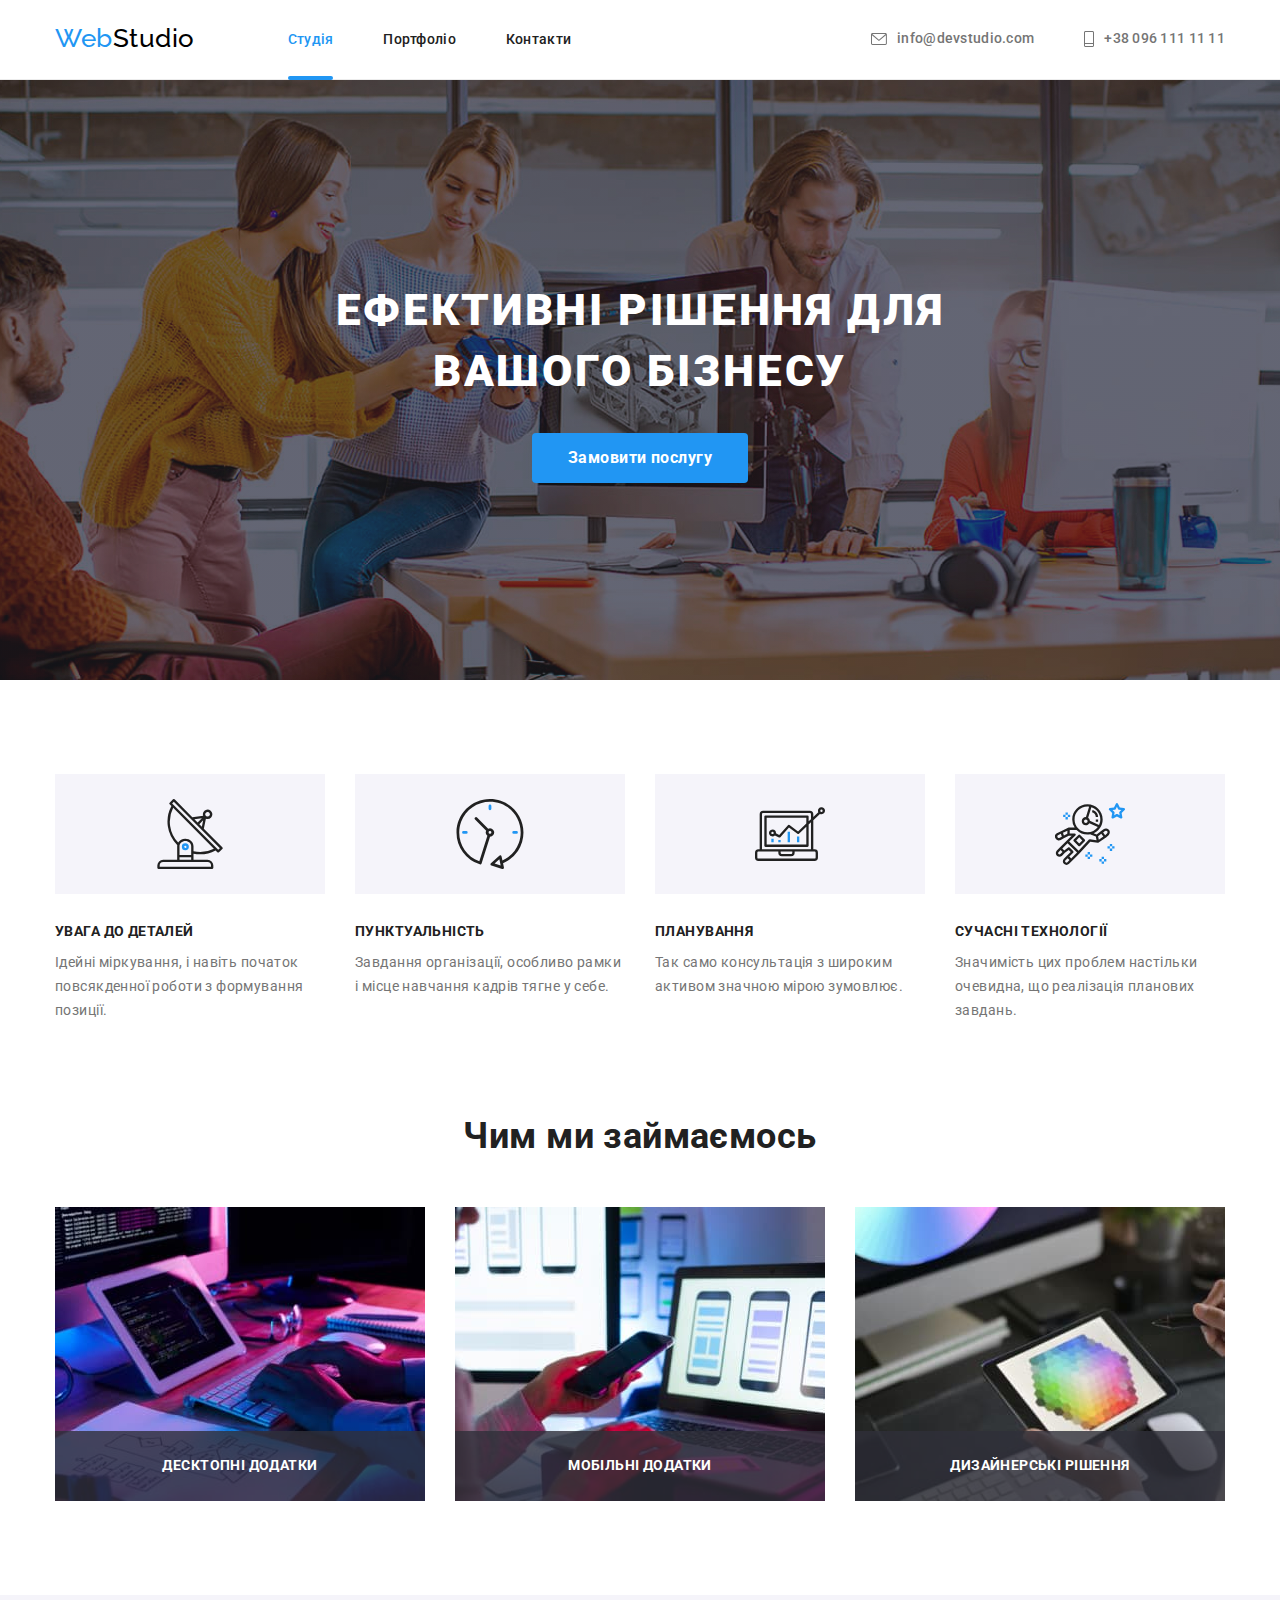
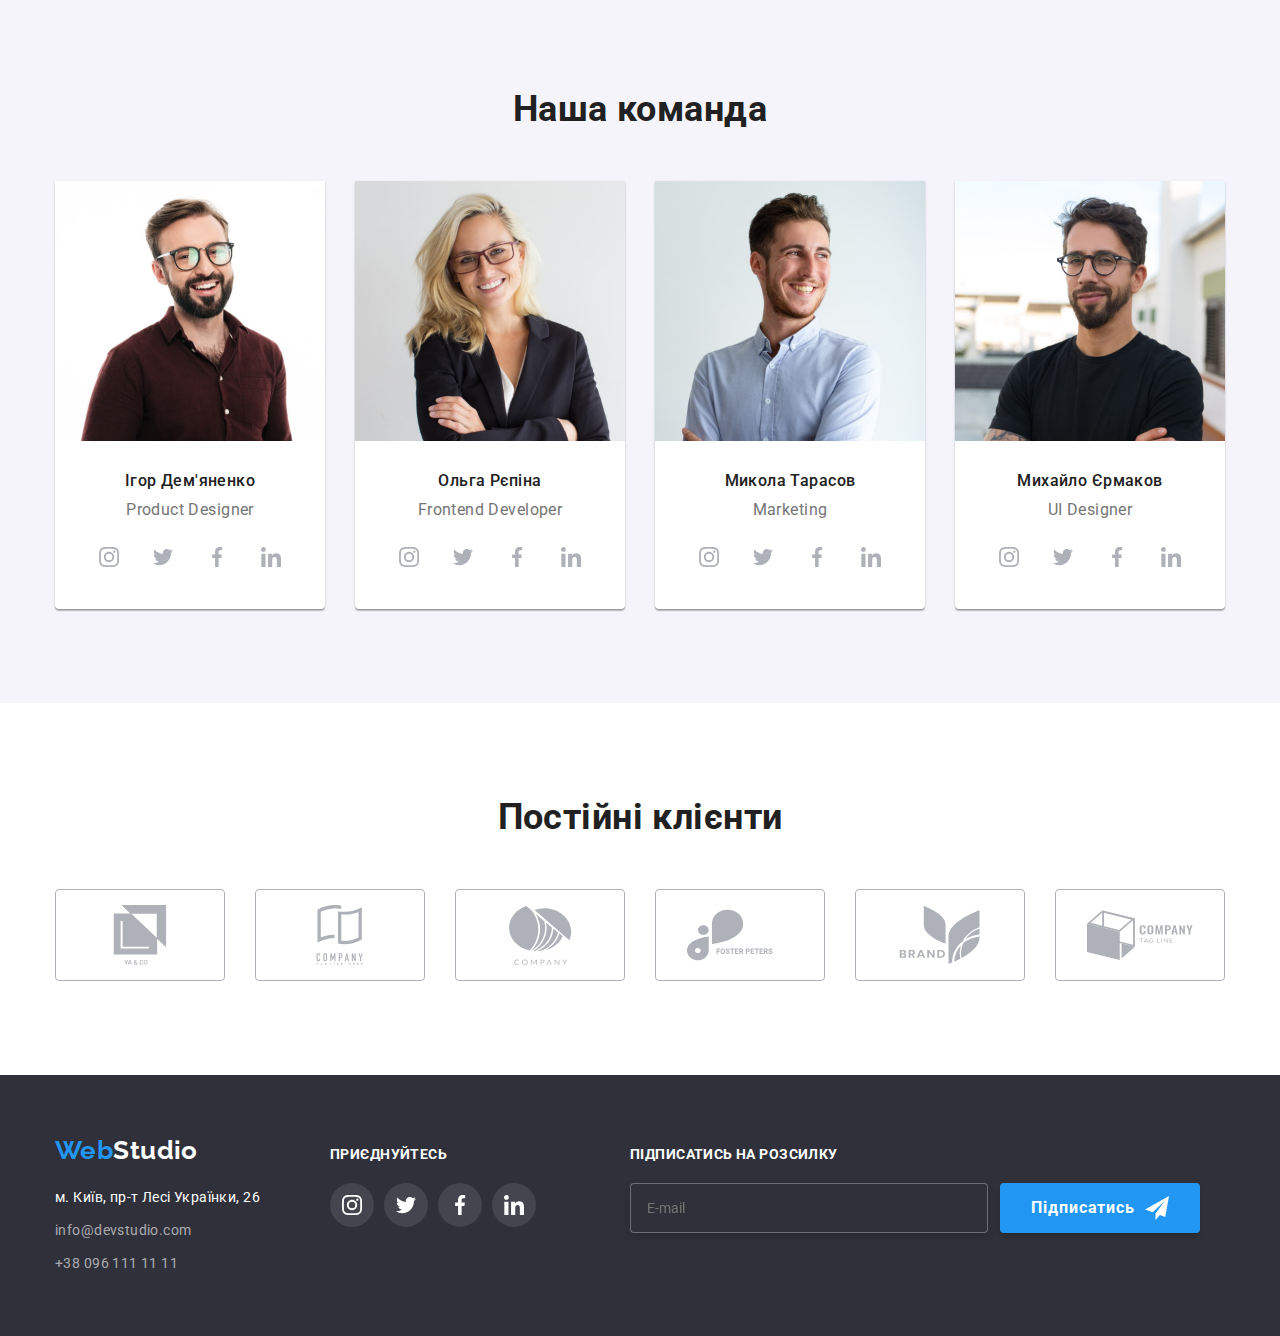
<file: index.html>
<!DOCTYPE html>
<html lang="uk">
  <head>
    <meta charset="UTF-8" />
    <meta http-equiv="X-UA-Compatible" content="IE=edge" />
    <meta name="viewport" content="width=device-width, initial-scale=1.0" />
    <link rel="preconnect" href="https://fonts.googleapis.com" />
    <link rel="preconnect" href="https://fonts.gstatic.com" crossorigin />
    <link
      href="https://fonts.googleapis.com/css2?family=Raleway:wght@700&family=Roboto:wght@400;500;700;900&display=swap"
      rel="stylesheet"
    />
    <link rel="stylesheet" href="./css/modern-normalize.css" />
    <link rel="stylesheet" href="./css/styles.css" />
    <title>WebStudio</title>
  </head>
  <body>
    <header class="header">
      <div class="container">
      <nav class="nav">
        <a href="#" class="link logo-nav"> <span class="logo">Web</span>Studio </a>
        <ul class="site-nav list">
          <li class="item"> 
            <a href="./index.html" class="link active">Студія</a>
          </li>
          <li class="item">
            <a href="./portfolio.html" class="link">Портфоліо</a>
          </li>
          <li class="item">
            <a href="#" class="link">Контакти</a>
          </li>
        </ul>
      </nav>
      <ul class="auth-nav list">
        <li class="item">
          <a href="mailto:info@devstudio.com" class="contact">
            <svg class="auth-icon" width="16" height="12">
              <use href="./images/sprite.svg#icon-email"></use>
            </svg>
            info@devstudio.com</a>
        </li>
        <li class="item">
          <a href="tel:+380961111111" class="contact">
            <svg class="auth-icon" width="10px" height="16px">
              <use href="./images/sprite.svg#icon-phone"></use>
            </svg>
            +38 096 111 11 11</a> 
        </li>
      </ul>
      </div>
    </header>
    
    <main class="main">
      <section class="hero section">
        <div class="container">
         <h1 class="title">Ефективні рішення для  вашого бізнесу</h1>
         <button type="button" class="button" data-modal-open >Замовити послугу</button>
        </div>
      </section>
      <section class="benefits section">
        <div class="container">
         <h2 class="visually-hidden">Наші переваги</h2>
         <ul class="list flex">
          <li class="item">
            <div class="benefits-icon-box">
              <svg class="benefits-icon" >
                <use href="./images/sprite.svg#icon-antenna"></use>
              </svg>
            </div>
            <h3 class="benefits-titel">Увага до деталей</h3>
            <p class="benefits-text">
              Ідейні міркування, і навіть початок повсякденної роботи з формування позиції.
            </p>
          </li>
          <li class="item">
            <div class="benefits-icon-box">
              <svg class="benefits-icon" >
                <use href="./images/sprite.svg#icon-clock"></use>
              </svg>
            </div>
            <h3 class="benefits-titel">Пунктуальність</h3>
            <p class="benefits-text">
              Завдання організації, особливо рамки і місце навчання кадрів тягне у себе.
            </p>
          </li>
          <li class="item">
            <div class="benefits-icon-box">
              <svg class="benefits-icon" >
                <use href="./images/sprite.svg#icon-planning"></use>
              </svg>
            </div>
            <h3 class="benefits-titel">Планування</h3>
            <p class="benefits-text">
              Так само консультація з широким активом значною мірою зумовлює.
            </p>
          </li>
          <li class="item">
            <div class="benefits-icon-box">
              <svg class="benefits-icon">
                <use href="./images/sprite.svg#icon-technologies"></use>
              </svg>
            </div>
            <h3 class="benefits-titel">Сучасні технології</h3>
            <p class="benefits-text">
              Значимість цих проблем настільки очевидна, що реалізація планових завдань.
            </p>
          </li>
        </ul>
      </div>
      </section>
      <section class="feature section">
        <div class="container">
        <h2 class="title-sections">Чим ми займаємось</h2>
        <ul class="list flex">
          <li class="item">
            <div class="feature-thumb">
            <img src="./images/box1.jpg" alt="Десктопні додатки" width="370" />
            <p class="feature-description">Десктопні додатки</p>
            </div>
          </li>
          <li class="item">
            <div class="feature-thumb">
            <img src="./images/box2.jpg" alt="Мобільні додатки" width="370" />
            
              <p class="feature-description">Мобільні додатки</p>
            </div>
          </li>
          <li class="item">
            <div class="feature-thumb">
            <img src="./images/box3.jpg" alt="Дизайнерські рішення" width="370" />
            <p class="feature-description">Дизайнерські рішення</p>
          </div>
        </li>
        </ul>
        </div>
      </section>
      <section class="team section">
        <div class="container">
        <h2 class="title-sections">Наша команда</h2>
        <ul class="list flex">
          <li class="item">
            <img src="./images/igor.jpg" alt="Фото Ігора Дем'яненко" width="270" />
            <div class="team-box">
            <h3 class="team-title">Ігор Дем'яненко</h3>
            <p class="team-text">Product Designer</p>
            <ul class="list social-team-list">
              <li class="item">
                <a href="" class="social-team-link">
                  <svg aria-label="іконка інстаграм" class="social-team-icon">
                    <use href="./images/sprite.svg#icon-instagram"></use>
                  </svg>
                </a>
              </li>
              <li class="item">
                <a href="" class="social-team-link">
                  <svg aria-label="іконка твітер" class="social-team-icon">
                    <use href="./images/sprite.svg#icon-twitter"></use>
                  </svg>
                </a>
              </li>
              <li class="item">
                <a href="" class="social-team-link">
                  <svg aria-label="іконка фейсбук" class="social-team-icon">
                    <use href="./images/sprite.svg#icon-facebook"></use>
                  </svg>
                </a>
              </li>
              <li class="item">
                <a href="" class="social-team-link">
                  <svg aria-label="іконка лінкедін" class="social-team-icon">
                    <use href="./images/sprite.svg#icon-linkedin"></use>
                  </svg>
                </a>
              </li>
            </ul>
            </div>
          </li>
          <li class="item">
            <img src="./images/Olga.jpg" alt="Фото Ольги Рєпіна" width="270" />
            <div class="team-box">
            <h3 class="team-title">Ольга Рєпіна</h3>
            <p class="team-text">Frontend Developer</p>
            <ul class="list social-team-list">
              <li class="item">
                <a href="" class="social-team-link">
                  <svg aria-label="іконка інстаграм" class="social-team-icon">
                    <use href="./images/sprite.svg#icon-instagram"></use>
                  </svg>
                </a>
              </li>
              <li class="item">
                <a href="" class="social-team-link">
                  <svg aria-label="іконка твітер" class="social-team-icon">
                    <use href="./images/sprite.svg#icon-twitter"></use>
                  </svg>
                </a>
              </li>
              <li class="item">
                <a href="" class="social-team-link">
                  <svg aria-label="іконка фейсбук" class="social-team-icon">
                    <use href="./images/sprite.svg#icon-facebook"></use>
                  </svg>
                </a>
              </li>
              <li class="item">
                <a href="" class="social-team-link">
                  <svg aria-label="іконка лінкедін" class="social-team-icon">
                    <use href="./images/sprite.svg#icon-linkedin"></use>
                  </svg>
                </a>
              </li>
            </ul>
            </div>
          </li>
          <li class="item">
            <img src="./images/Nukolay.jpg" alt="Фото Миколи Тарасов" width="270" />
            <div class="team-box">
            <h3 class="team-title">Микола Тарасов</h3>
            <p class="team-text">Marketing</p>
            <ul class="list social-team-list">
              <li class="item">
                <a href="https://ua.sinoptik.ua/%D0%BF%D0%BE%D0%B3%D0%BE%D0%B4%D0%B0-%D1%82%D0%B5%D1%80%D0%BD%D0%BE%D0%BF%D1%96%D0%BB%D1%8C" target="_blank" class="social-team-link">
                  <svg aria-label="іконка інстаграм" class="social-team-icon">
                    <use href="./images/sprite.svg#icon-instagram"></use>
                  </svg>
                </a>
              </li>
              <li class="item">
                <a href="" class="social-team-link">
                  <svg aria-label="іконка твітер" class="social-team-icon">
                    <use href="./images/sprite.svg#icon-twitter"></use>
                  </svg>
                </a>
              </li>
              <li class="item">
                <a href="" class="social-team-link">
                  <svg aria-label="іконка фейсбук" class="social-team-icon">
                    <use href="./images/sprite.svg#icon-facebook"></use>
                  </svg>
                </a>
              </li>
              <li class="item">
                <a href="" class="social-team-link">
                  <svg aria-label="іконка лінкедін" class="social-team-icon">
                    <use href="./images/sprite.svg#icon-linkedin"></use>
                  </svg>
                </a>
              </li>
            </ul>
            </div>
          </li>
          <li class="item">
            <img src="./images/mukhailo.jpg" alt="Фото Михайла Єрмаков" width="270" />
            <div class="team-box">
            <h3 class="team-title">Михайло Єрмаков</h3>
            <p class="team-text">UI Designer</p>
            <ul class="list social-team-list">
              <li class="item">
                <a href="" class="social-team-link">
                  <svg aria-label="іконка інстаграм" class="social-team-icon">
                    <use href="./images/sprite.svg#icon-instagram"></use>
                  </svg>
                </a>
              </li>
              <li class="item">
                <a href="" class="social-team-link">
                  <svg aria-label="іконка твітер" class="social-team-icon">
                    <use href="./images/sprite.svg#icon-twitter"></use>
                  </svg>
                </a>
              </li>
              <li class="item">
                <a href="" class="social-team-link">
                  <svg aria-label="іконка фейсбук" class="social-team-icon">
                    <use href="./images/sprite.svg#icon-facebook"></use>
                  </svg>
                </a>
              </li>
              <li class="item">
                <a href="" class="social-team-link">
                  <svg aria-label="іконка лінкедін" class="social-team-icon">
                    <use href="./images/sprite.svg#icon-linkedin"></use>
                  </svg>
                </a>
              </li>
            </ul>
            </div>
          </li>
        </ul>
        </div>
      </section>
      <section class="customers section">
        <div class="container">
          <h2 class="title-sections">Постійні клієнти</h2> 
          <ul class="list customers-list">
            <li class="item">
              <a href="" class="customers-link">
                <svg aria-label="іконка інстаграм" class="customers-icon">
                  <use href="./images/sprite.svg#icon-client-1"></use>
                </svg>
              </a>
            </li>
            <li class="item">
              <a href="" class="customers-link">
                <svg aria-label="іконка інстаграм" class="customers-icon">
                  <use href="./images/sprite.svg#icon-client-2"></use>
                </svg>
              </a>
            </li>
            <li class="item">
              <a href="" class="customers-link">
                <svg aria-label="іконка інстаграм" class="customers-icon">
                  <use href="./images/sprite.svg#icon-client-3"></use>
                </svg>
              </a>
            </li>
            <li class="item">
              <a href="" class="customers-link">
                <svg aria-label="іконка інстаграм" class="customers-icon">
                  <use href="./images/sprite.svg#icon-client-4"></use>
                </svg>
              </a>
            </li>
            <li class="item">
              <a href="" class="customers-link">
                <svg aria-label="іконка інстаграм" class="customers-icon">
                  <use href="./images/sprite.svg#icon-client-5"></use>
                </svg>
              </a>
            </li>
            <li class="item">
              <a href="" class="customers-link">
                <svg aria-label="іконка інстаграм" class="customers-icon">
                  <use href="./images/sprite.svg#icon-client-6"></use>
                </svg>
              </a>
            </li>
          </ul>
        </div>
      </section>
    </main>

    <footer class="footer">
      <div class="container" >
        <div class="footer-left-side">
      <a href="#" class="link logo-footer"> <span class="logo">Web</span>Studio </a>
      <address class="address">
        <ul class="footer-list list">
          <li class="item">
            <a href="#" target="_blank" class="link footer-address">
              м. Київ, пр-т Лесі Українки, 26
            </a>
          </li>
          <li class="item">
            <a href="mailto:info@devstudio.com" class="link footer-contact">info@devstudio.com</a>
          </li>
          <li class="item">
            <a href="tel:+380961111111" class="link footer-contact">+38 096 111 11 11</a>
          </li>
        </ul>
      </address>
      </div>
     
     <div class="footer-right-side">
        <p class="social-networks-titel">Приєднуйтесь</p>
        <ul class="list social-networks-list" >
          <li class="item">
            <a href="" class="social-networks-link">
            <svg aria-label="іконка інстаграм" class="social-networks-icon" >
              <use href="./images/sprite.svg#icon-instagram"></use>
            </svg>
            </a>
          </li>
          <li class="item">
            <a href="" class="social-networks-link">
            <svg aria-label="іконка твітер" class="social-networks-icon" >
              <use href="./images/sprite.svg#icon-twitter"></use>
            </svg>
            </a>
          </li>
          <li class="item">
            <a href="" class="social-networks-link">
            <svg aria-label="іконка фейсбук" class="social-networks-icon" >
              <use href="./images/sprite.svg#icon-facebook"></use>
            </svg>
            </a>
          </li>
          <li class="item">
            <a href="" class="social-networks-link">
            <svg aria-label="іконка лінкедін" class="social-networks-icon" >
              <use href="./images/sprite.svg#icon-linkedin"></use>
            </svg>
          </a>
          </li>
        </ul>
      </div>
      <form class="footer-form">
      <div class="footer-form-email">
        <p class="footer-email-subscribe">Підписатись на розсилку</p>
        <label>
          <input type="email" name="email"  placeholder="E-mail"> 
        </label>
      </div>
    <button type="submit" class="footer-form-subscribe">Підписатись
      <svg aria-label="іконка підписатись" class="footer-form-subscribe-icon" >
        <use href="./images/sprite.svg#icon-send"></use>
      </svg>
    </button>
    </form>
  </div>
  </footer>

    <div class="backdrop is-hidden" data-modal>
      <div class="modal">
        <button aria-label="закрити" class="close" data-modal-close>
          <svg aria-label="іконка закриття" class="close-icon">
            <use href="./images/sprite.svg#icon-close"></use>
          </svg>
        </button>
        
          
        <p class="modal-form-titel">Залиште свої дані, ми вам передзвонимо</p>
        <form class="modal-form">
          <label class="modal-form-field">
            <span class="modal-form-field-desc">Ім'я</span>
            <span class="modal-form-input-wraper">
              <input 
                type="text"
                name="name" 
                class="modal-form-input" 
                required
                pattern="[a-zA-Zа-яА-ЯіІїЇ]+" />
              <svg aria-label="іконка персона" class="modal-form-input-icon">
                <use href="./images/sprite.svg#icon-person-form"></use>
              </svg>
            </span>
          </label>
                  
          <label class="modal-form-field">
            <span class="modal-form-field-desc">Телефон</span>
            <span class="modal-form-input-wraper">
              <input 
                type="tel" 
                name="tel"
                required
                autocomplete="off" 
                class="modal-form-input" 
                pattern="[0-9]{3}-[0-9]{3}-[0-9]{2}-[0-9]{2}" 
                title="xxx-xxx-xx-xx" />
              <svg aria-label="іконка телефон" class="modal-form-input-icon">
                <use href="./images/sprite.svg#icon-phone-form"></use>
              </svg>
            </span>
          </label>
        
          <label class="modal-form-field">
            <span class="modal-form-field-desc">Пошта</span>
            <span class="modal-form-input-wraper">
              <input 
                type="text" 
                name="email" 
                required 
                class="modal-form-input" />
              <svg aria-label="іконка пошта" class="modal-form-input-icon">
                <use href="./images/sprite.svg#icon-email-form"></use>
              </svg>
            </span>
          </label>

          <label class="modal-form-field">
            <span class="modal-form-field-desc">Коментар</span>
            <textarea name="comment" class="modal-form-message" placeholder="Ведіть текст"></textarea>
          </label>
      
          <label class="modal-form-check-field">
            <input 
              type="checkbox" 
              name="policy" 
              class="modal-form-check" 
              required />
            <svg aria-label="іконка чекену" class="modal-form-own-checkbox" >
                <use class="modal-form-own-checkbox-icon" href="./images/sprite.svg#icon-check"></use>
              </svg>
            <span class="modal-form-check-desc">Погоджуюсь з розсилкою та приймаю&nbsp; </span> <a href="#" class="modal-form-check-contract">Умови договору</a>
          </label>
      
          <button class="modal-form-submit" type="submit" >Відправити</button>
        </form>
      </div>
    </div>

    <script src="./js/modal.js"></script>
  </body>
</html>
</file>
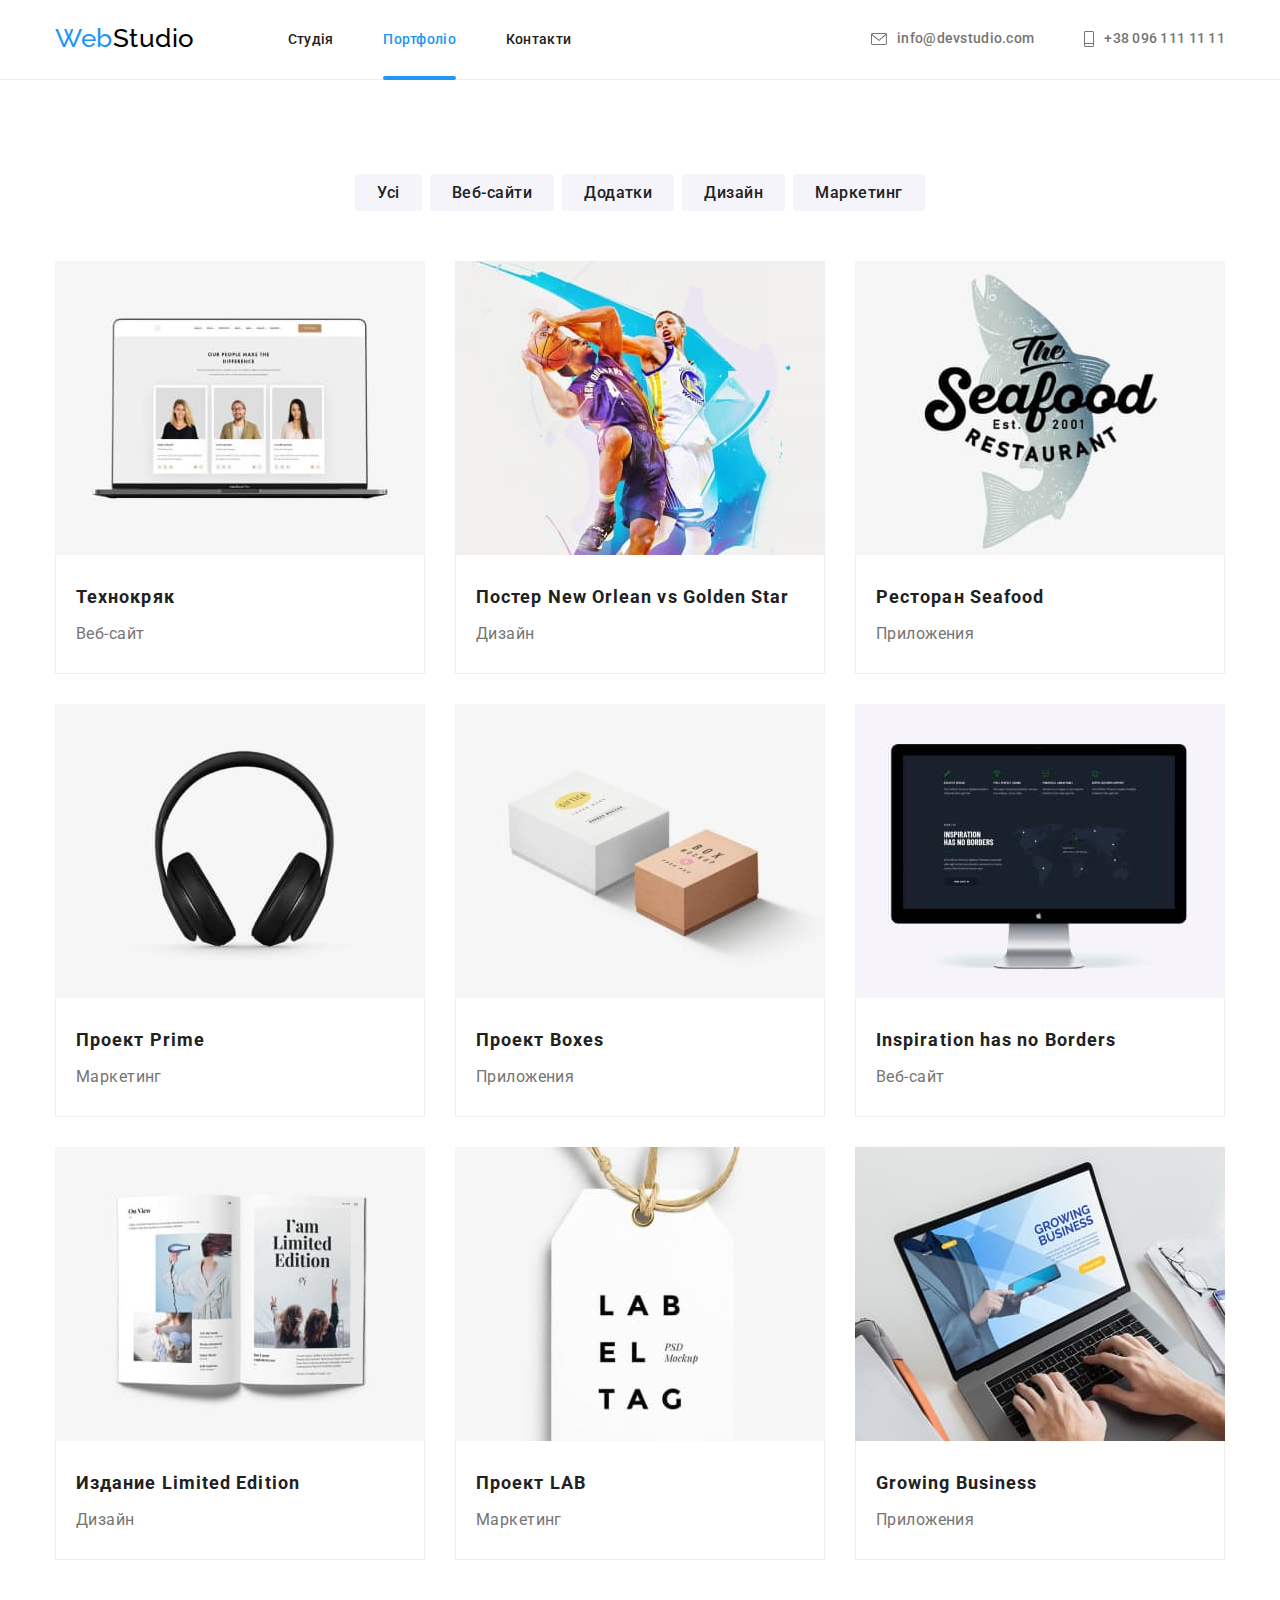
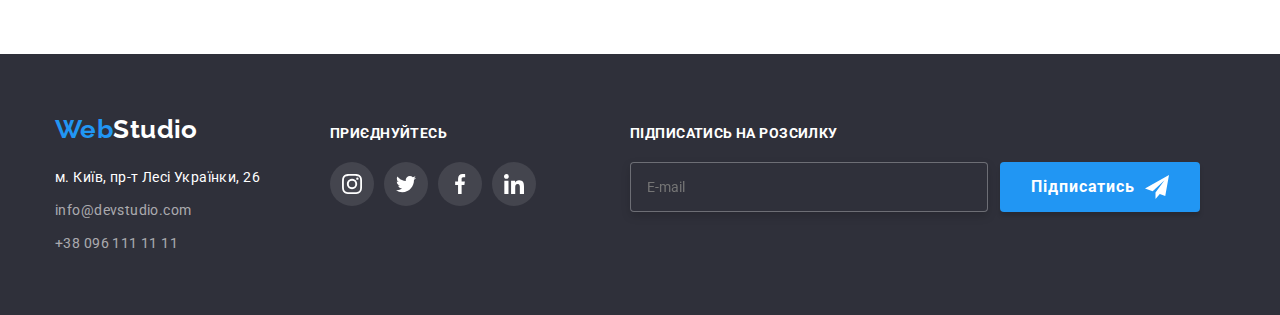
<file: portfolio.html>
<!DOCTYPE html>
<html lang="uk">

<head>
  <meta charset="UTF-8" />
  <meta http-equiv="X-UA-Compatible" content="IE=edge" />
  <meta name="viewport" content="width=device-width, initial-scale=1.0" />
  <link rel="preconnect" href="https://fonts.googleapis.com" />
  <link rel="preconnect" href="https://fonts.gstatic.com" crossorigin />
  <link href="https://fonts.googleapis.com/css2?family=Raleway:wght@700&family=Roboto:wght@400;500;700;900&display=swap"
    rel="stylesheet" />
  <link rel="stylesheet" href="./css/modern-normalize.css" />
  <link rel="stylesheet" href="./css/styles.css" />
  <title>WebStudio</title>
</head>

<body>
  <header class="header">
    <div class="container">
      <nav class="nav">
        <a href="#" class="link logo-nav"> <span class="logo">Web</span>Studio </a>
        <ul class="site-nav list">
          <li class="item">
            <a href="./index.html" class="link ">Студія</a>
            
          </li>
          <li class="item">
            <a href="./portfolio.html" class="link active">Портфоліо</a>
            
          </li>
          <li class="item">
            <a href="#" class="link">Контакти</a>
            
          </li>
        </ul>
      </nav>
      <ul class="auth-nav list">
        <li class="item">
          <svg class="auth-icon" width="16" height="12">
            <use href="./images/sprite.svg#icon-email"></use>
          </svg>
          <a href="mailto:info@devstudio.com" class="contact">info@devstudio.com</a>
        </li>
        <li class="item">
          <svg class="auth-icon" width="10px" height="16px">
            <use href="./images/sprite.svg#icon-phone"></use>
          </svg>
          <a href="tel:+380961111111" class="contact">+38 096 111 11 11</a>
        </li>
      </ul>
    </div>
  </header>

    <main class="main">
      <section class="portfolio">
        <div class="container">
        <h1 class="visually-hidden">Портфоліо</h1>
        <ul class="list battons-list">
          <li class="battons-item">
            <button class="buttons" type="button">Усі</button>
          </li>
          <li class="battons-item">
            <button class="buttons" type="button">Веб-сайти</button>
          </li>
          <li class="battons-item">
            <button class="buttons" type="button">Додатки</button>
          </li>
          <li class="battons-item">
            <button class="buttons" type="button">Дизайн</button>
          </li>
          <li class="battons-item">
            <button class="buttons" type="button">Маркетинг</button>
          </li>
        </ul>
        <ul class="list-jobs list">
          <li class="item">
            <a href="#" class="link href-img">
              <div class="product-thumb ">
                <img src="./images/main/img.jpg" alt="Веб-сайт" width="370" />
                <div class="product-overlay">
                  <p class="href-tex">Ресурс пропонує комплексні пропозиції з різним рівнем функціоналу та сервісів. Все це дозволить
                    відвідувачу отримати
                    вичерпні відомості про компанію чи приватну особу.</p>
                </div>
               </div>
              <div class="content-item">
                <h3 class="content-title">Технокряк</h3>
                <p class="content-tex">Веб-сайт</p>
            </div>
            </a>
          </li>
          <li class="item">
            
            <a href="#" class="link href-img">
              <div class="product-thumb ">
              <img src="./images/main/img1.jpg" alt="Дизайн" width="370" />
              <div class="product-overlay">
                <p class="href-tex">Ресурс пропонує комплексні пропозиції з різним рівнем функціоналу та сервісів. Все це дозволить
                  відвідувачу отримати
                  вичерпні відомості про компанію чи приватну особу.</p>
              </div>
            </div>
              <div class="content-item">
              <h3 class="content-title">Постер New Orlean vs Golden Star</h3>
              <p class="content-tex">Дизайн</p>
            </div>
            </a>
          </li>
          <li class="item">
            
            <a href="#" class="link href-img">
              <div class="product-thumb ">
              <img src="./images/main/img2.jpg" alt="Приложения" width="370" />
              <div class="product-overlay">
                <p class="href-tex">Ресурс пропонує комплексні пропозиції з різним рівнем функціоналу та сервісів. Все це дозволить
                  відвідувачу отримати
                  вичерпні відомості про компанію чи приватну особу.</p>
              </div>
            </div>
            
              <div class="content-item">
              <h3 class="content-title">Ресторан Seafood</h3>
              <p class="content-tex">Приложения</p>
            </div>
            </a>
          </li>
          <li class="item">
             <a href="#" class="link href-img">
              <div class="product-thumb ">
              <img src="./images/main/img3.jpg" alt="Маркетинг" width="370" />
              <div class="product-overlay">
                <p class="href-tex">Ресурс пропонує комплексні пропозиції з різним рівнем функціоналу та сервісів. Все це дозволить
                  відвідувачу отримати
                  вичерпні відомості про компанію чи приватну особу.</p>
              </div>
            </div>
              <div class="content-item">
              <h3 class="content-title">Проект Prime</h3>
              <p class="content-tex">Маркетинг</p>
            </div>
            </a>
          </li>
          <li class="item">
            
            <a href="#" class="link href-img">
              <div class="product-thumb ">
              <img src="./images/main/img4.jpg" alt="Приложения" width="370" />
              <div class="product-overlay">
                <p class="href-tex">Ресурс пропонує комплексні пропозиції з різним рівнем функціоналу та сервісів. Все це дозволить
                  відвідувачу отримати
                  вичерпні відомості про компанію чи приватну особу.</p>
              </div>
            </div>
              <div class="content-item">
              <h3 class="content-title">Проект Boxes</h3>
              <p class="content-tex">Приложения</p>
            </div>
            </a>
          </li>
          <li class="item">
            
            <a href="#" class="link href-img">
              <div class="product-thumb ">
              <img src="./images/main/img5.jpg" alt="Веб-сайт" width="370" />
              <div class="product-overlay">
                <p class="href-tex">Ресурс пропонує комплексні пропозиції з різним рівнем функціоналу та сервісів. Все це дозволить
                  відвідувачу отримати
                  вичерпні відомості про компанію чи приватну особу.</p>
              </div>
            </div>
              <div class="content-item">
              <h3 class="content-title">Inspiration has no Borders</h3>
              <p class="content-tex">Веб-сайт</p>
            </div>
            </a>
          </li>
          <li class="item">
            
            <a href="#" class="link href-img">
              <div class="product-thumb ">
              <img src="./images/main/img6.jpg" alt="Дизайн" width="370" />
              <div class="product-overlay">
                <p class="href-tex">Ресурс пропонує комплексні пропозиції з різним рівнем функціоналу та сервісів. Все це дозволить
                  відвідувачу отримати
                  вичерпні відомості про компанію чи приватну особу.</p>
              </div>
            </div>
              <div class="content-item">
              <h3 class="content-title">Издание Limited Edition</h3>
              <p class="content-tex">Дизайн</p>
            </div>
            </a>
          </li>
          <li class="item">
            
            <a href="#" class="link href-img">
              <div class="product-thumb ">
              <img src="./images/main/img7.jpg" alt="Маркетинг" width="370" />
              <div class="product-overlay">
                <p class="href-tex">Ресурс пропонує комплексні пропозиції з різним рівнем функціоналу та сервісів. Все це дозволить
                  відвідувачу отримати
                  вичерпні відомості про компанію чи приватну особу.</p>
              </div>
            </div>
              <div class="content-item">
              <h3 class="content-title">Проект LAB</h3>
              <p class="content-tex">Маркетинг</p>
            </div>
            </a>
          </li>
          <li class="item">
            
            <a href="#" class="link href-img">
              <div class="product-thumb ">
              <img src="./images/main/img8.jpg" alt="Приложения" width="370" />
              <div class="product-overlay">
                <p class="href-tex">Ресурс пропонує комплексні пропозиції з різним рівнем функціоналу та сервісів. Все це дозволить
                  відвідувачу отримати
                  вичерпні відомості про компанію чи приватну особу.</p>
              </div>
              </div>
              <div class="content-item">
              <h3 class="content-title">Growing Business</h3>
              <p class="content-tex">Приложения</p>
            </div>
            </a>
          </li>
        </ul>
        </div>
      </section>
    </main>

    <footer class="footer">
      <div class="container" >
        <div class="footer-left-side">
      <a href="#" class="link logo-footer"> <span class="logo">Web</span>Studio </a>
      <address class="address">
        <ul class="footer-list list">
          <li class="item">
            <a href="#" target="_blank" class="link footer-address">
              м. Київ, пр-т Лесі Українки, 26
            </a>
          </li>
          <li class="item">
            <a href="mailto:info@devstudio.com" class="link footer-contact">info@devstudio.com</a>
          </li>
          <li class="item">
            <a href="tel:+380961111111" class="link footer-contact">+38 096 111 11 11</a>
          </li>
        </ul>
      </address>
      </div>
     
     <div class="footer-right-side">
        <p class="social-networks-titel">Приєднуйтесь</p>
        <ul class="list social-networks-list" >
          <li class="item">
            <a href="" class="social-networks-link">
            <svg aria-label="іконка інстаграм" class="social-networks-icon" >
              <use href="./images/sprite.svg#icon-instagram"></use>
            </svg>
            </a>
          </li>
          <li class="item">
            <a href="" class="social-networks-link">
            <svg aria-label="іконка твітер" class="social-networks-icon" >
              <use href="./images/sprite.svg#icon-twitter"></use>
            </svg>
            </a>
          </li>
          <li class="item">
            <a href="" class="social-networks-link">
            <svg aria-label="іконка фейсбук" class="social-networks-icon" >
              <use href="./images/sprite.svg#icon-facebook"></use>
            </svg>
            </a>
          </li>
          <li class="item">
            <a href="" class="social-networks-link">
            <svg aria-label="іконка лінкедін" class="social-networks-icon" >
              <use href="./images/sprite.svg#icon-linkedin"></use>
            </svg>
          </a>
          </li>
        </ul>
      </div>
      <form class="footer-form">
      <div class="footer-form-email">
        <p class="footer-email-subscribe">Підписатись на розсилку</p>
        <label>
          <input type="email" name="email"  placeholder="E-mail"> 
        </label>
      </div>
    <button type="submit" class="footer-form-subscribe">Підписатись
      <svg aria-label="іконка підписатись" class="footer-form-subscribe-icon" >
        <use href="./images/sprite.svg#icon-send"></use>
      </svg>
    </button>
    </form>
  </div>
  </footer>
  </body>
</html>
</file>
<file: css/styles.css>
:root {
  --main-light-color: #fff;
  --main-dark-color: #212121;
  --second-dark-color: #757575;
  --mail-font-color: #ffffff;
  --second-font-color: #2f303a;
  --third-font-color: #f5f4fa;
  --portfolio-font: #e5e5e5;
  --color-icon: #AFB1B8;
}
*,
*::before,
*::after {
  box-sizing: border-box;
}
h1,
h2,
h3,
p {
  padding: 0;
  margin: 0;
}
 img {
   display: block;
   max-width: 100%;
   height: auto;
 }


body {
  font-family: 'Roboto', sans-serif;
  font-size: 14px;
  letter-spacing: 0.03em;
  color: var(--second-dark-color);
}

.container  {
  width: 1200px;
  margin-left: auto;
  margin-right: auto;
  padding-left: 15px;
  padding-right: 15px;
}

/* modal-win */
.backdrop {
  position: fixed;
  top: 0;
  left: 0;
  width: 100%;
  height: 100%;
  opacity: 1;
  visibility: visible;
  background-color: rgba(15, 15, 15, 0.5);
  transition: background-color 250ms cubic-bezier(0.4, 0, 0.2, 1), 
              opacity 250ms cubic-bezier(0.4, 0, 0.2, 1), 
              visibility 250ms cubic-bezier(0.4, 0, 0.2, 1);
}
.backdrop.is-hidden {
  visibility: hidden;
  opacity: 0;
  pointer-events: none;
}

.modal {
  position: absolute;
  top: 50%;
  left: 50%;
  padding: 40px;
  transform: scale(1) translate(-50% , -50%);
 
  width: 528px;
  height: 581px;
  background: #FFFFFF;
  box-shadow: 0px 1px 3px rgba(0, 0, 0, 0.12), 0px 1px 1px rgba(0, 0, 0, 0.14), 0px 2px 1px rgba(0, 0, 0, 0.2);
  border-radius: 4px;
}
.close {
  position: absolute;
  top: 8px;
  right: 8px;
  margin: 0;
  padding: 0;
  width: 30px;
  height: 30px;
  background-color: #FFFFFF;
  border: 1px solid rgba(0, 0, 0, 0.1);
  border-radius: 50%;
  fill: #000;
  transition: transform 250ms cubic-bezier(0.4, 0, 0.2, 1) 250ms, 
              opacity 250ms cubic-bezier(0.4, 0, 0.2, 1), 
              fill 250ms cubic-bezier(0.4, 0, 0.2, 1);
  cursor: pointer;
}
.close-icon {
  width: 100%;
  height: 100%;
}
.close:hover,
.close:focus {
  fill: #2196f3;
}

.modal-form-titel {
  margin-bottom: 12px;
  text-align: center;
  font-weight: 700;
  font-size: 20px;
  line-height: 1.15;
  letter-spacing: 0.03em;
  color: #212121;
}
.modal-form {
  display: flex;
  flex-direction: column;
}
.modal-form-field {
  margin-bottom: 10px;
}
.modal-form-field:nth-child(4n) {
  margin-bottom: 20px; 
}
.modal-form-field-desc {
  display: block;
  margin-bottom: 4px;
  font-weight: 400;
  font-size: 12px;
  line-height: 1.17;
  letter-spacing: 0.01em;
  color: var(--second-dark-color)
}
.modal-form-input {
  width: 100%;
  height: 40px;
  padding-left: 42px;
  border-radius: 4px;
  border: 1px solid rgba(33, 33, 33, 0.2);
  transition: border-color 250ms cubic-bezier(0.4, 0, 0.2, 1);
}
.modal-form-input:focus {
  outline: none;
  border-color: #2196F3;
}

.modal-form-input-wraper {
  position: relative;
  display: block;
}
.modal-form-input-icon {
  position: absolute;
  top: 50%;
  left: 12px;
  width: 18px;
  height: 18px;
  transform: translateY(-50%);
  fill: var(--main-dark-color);
  transition: fill 250ms cubic-bezier(0.4, 0, 0.2, 1);
}

.modal-form-input:focus + .modal-form-input-icon {
  fill: #2196f3;
}

.modal-form-message {
  display: block;
  width: 448px;
  height: 120px;
  padding: 12px 16px;
  resize: none;
  border: 1px solid rgba(33, 33, 33, 0.2);
  border-radius: 4px;
  transition: border-color 250ms cubic-bezier(0.4, 0, 0.2, 1);
}
.modal-form-message:focus {
  outline: none;
  border-color: #2196f3;
}
.modal-form-message::placeholder {
  font-weight: 400;
  font-size: 12px;
  line-height: 1.17;
  letter-spacing: 0.01em;
  color: rgba(117, 117, 117, 0.5);
}

.modal-form-check-field {
  display: flex;
  align-items: center;
  justify-content: center;
  margin-bottom: 30px;
}

.modal-form-check {
  position: absolute;
  appearance: none;
}
.modal-form-own-checkbox {
  width: 16px;
  height: 15px;
  margin-right: 7px;
  border: 2px solid #212121;
  border-radius: 2px;
  cursor: pointer;
  transition: background-color 250ms cubic-bezier(0.4, 0, 0.2, 1);
}
.modal-form-own-checkbox-icon {
  display: none;
}
.modal-form-check:checked + .modal-form-own-checkbox {
  border-color: transparent;
  background-color: #2196F3;
}
.modal-form-check:checked + .modal-form-own-checkbox .modal-form-own-checkbox-icon {
  display: block;
}
.modal-form-check:focus + .modal-form-own-checkbox {
  border-color: #2196f3;
}
.modal-form-check-desc,
.modal-form-check-contract {
  font-weight: 400;
  line-height: 1.71;
  letter-spacing: 0.03em;
  color: var(--second-dark-color);
}
.modal-form-check-contract {
  color: #2196F3;
}

.modal-form-submit {
  display: block;
  width: 200px;
  height: 50px;
  margin-left: auto;
  margin-right: auto;
  font-weight: 700;
  font-size: 16px;
  line-height: 1.88px;
  letter-spacing: 0.06em;
  color: var(--mail-font-color);
  background: #188CE8;
  border: none;
  box-shadow: 0px 4px 4px rgba(0, 0, 0, 0.15);
  border-radius: 4px;
  cursor: pointer;
}




/* header */
.header {
  border-bottom: 1px solid #ececec;
  }
.nav,
.header .container {
  display: flex;
  align-items: center;
}  

.site-nav.list {
  display: flex;
  margin-left: 93px;
  height: 48px;
}
.container .nav:nth-child(1) {
  align-items: flex-end;
}
.auth-nav.list {
  display: flex;
  align-items: center;
  margin-left: auto;
}

.site-nav .item:not(:last-child),
.auth-nav .item:not(:last-child){
  margin-right: 50px;
}

.list {
  list-style: none;
  margin: 0;
  padding: 0;
  
}
.link,
.contact {
  text-decoration: none;
}
.link.logo-nav {
  padding-top: 24px;
  padding-bottom: 25px;
}
.logo-nav,
.logo-footer {
  font-family: 'Raleway';
  font-style: 700;
  font-weight: 700;
  font-size: 26px;
  line-height: 1.2;
  color: #000;

}
.logo {
  color: #2196f3;
}
.header .link,
.header .contact {
  font-weight: 500;
  line-height: 1.14;
  letter-spacing: 0.02em;
}
.auth-nav .item {
  display: flex;
  align-items: center;
} 
.auth-icon{
  fill: currentColor;
  margin-right: 10px;
 }

 .active::after  {
  position: absolute;
  display: block;
  content: "";
  bottom: -1px;
  left: 0;
  width: 100%;
  height: 4px;
  background-color: rgba(33, 150, 243, 1);
  border-radius: 2px;
  opacity: 1;
 }
 .site-nav .item {
  position: relative;
 }
.nav .link.active {
  color: #2196f3;
  
}
.site-nav .link,
.contact,
.customers-link,
.footer-address,
.footer .footer-contact {
  transition: color 250ms cubic-bezier(0.4, 0, 0.2, 1);
}
.site-nav .link:hover,
.site-nav .link:focus,
.auth-nav .item:hover,
.auth-nav .item:focus
{
  color: #2196f3;
}
.site-nav .link {
  color: var(--main-dark-color);
}
.contact {
  display:  flex;
  align-items: center;
  color: var(--second-dark-color);
}
.contact:hover,
.contact:focus {
  color: #2196f3;
}

/* Body studio */
.section {
  padding-top: 94px;
 }
.section:not(:nth-child(2)) {
  padding-bottom: 94px;
}

.main .hero {
  max-width: 1600px;
  height: 600px;
  text-align: center;
  padding-top: 200px;
  padding-bottom: 200px;
  margin-left: auto;
  margin-right: auto;

  background-color: rgba(47, 48, 58, 0.4);
  background-image: linear-gradient(
                  rgba(47, 48, 58, 0.4),
                  rgba(47, 48, 58, 0.4)),  
                  url(../images/fon-hero.jpg);

  background-size: cover;
  background-position: center;
  background-repeat: no-repeat;
  
  
}

.title {
  font-weight: 900;
  font-size: 44px;
  line-height: 1.4;
  letter-spacing: 0.06em;
  text-transform: uppercase;
  color: var(--main-light-color);

  width: 696px;
  margin-top: 0;
  margin-bottom: 30px;
  margin-left: auto;
  margin-right: auto;
}
/* button studio */
.button {
  padding: 0;
  display: inline-block;
  background: #2196f3;
  color: var(--main-light-color);
  font-weight: 700;
  font-size: 16px;
  line-height: 1.9;
  letter-spacing: 0.03em;
  
  width: 216px;
  height: 50px;
  border: 0;
  border-radius: 4px;
  cursor: pointer;

  transition: background 250ms cubic-bezier(0.4, 0, 0.2, 1), box-shadow 250ms cubic-bezier(0.4, 0, 0.2, 1);
}
.button:focus,
.button:hover {
  background: #2196f3;
  box-shadow: 0px 4px 4px rgba(0, 0, 0, 0.15);
}
/* flex */
.flex {
  display: flex;
}
.flex .item:not(:last-child) {
  margin-right: 30px;
}

.benefits-titel {
  margin-bottom: 10px;
  font-weight: 700;
  font-size: 14px;
  line-height: 1.14;
  text-transform: uppercase;
  color: var(--main-dark-color);
 
}
.benefits-icon-box {
  width: 270px;
  height: 120px;
  display: flex;
  justify-content: center;
  align-items: center;
  margin-bottom: 30px;
  background: #F5F4FA;
}
.benefits-icon {
  width: 70px;
  height: 70px;
}
.benefits-text {
  line-height: 24px;
  width: 270px;
}
.feature-thumb{
  position: relative;
}

.feature-description {
  position: absolute;
  bottom: 0;
  left: 0;
  display: flex;
  justify-content: center;
  align-items: center;
  width: 100%;
  height: 70px;

  background: rgba(47, 48, 58, 0.8);
  font-weight: 700;
  font-size: 14px;
  line-height: 1.14;
  text-align: center;
  letter-spacing: 0.03em;
  text-transform: uppercase;
  color: var(--mail-font-color);
}

.team {
  background-color: #F5F4FA;
}
.team  .list.flex > .item {
  text-align: center;
  background-color: var(--mail-font-color);
  box-shadow: 0px 1px 3px rgba(0, 0, 0, 0.12), 0px 1px 1px rgba(0, 0, 0, 0.14), 0px 2px 1px rgba(0, 0, 0, 0.2);
    border-radius: 0px 0px 4px 4px;
}
.title-sections {
  margin-bottom: 50px;
  font-weight: 700;
  font-size: 36px;
  line-height: 1.16;
  text-align: center;
  color: var(--main-dark-color);
}
.team-box {
  padding-top: 30px;
  padding-bottom: 30px;
}
.team-title {
  margin-bottom: 10px;
  border-radius: 4px;
  font-weight: 500;
  font-size: 16px;
  line-height: 1.19;
  color: var(--main-dark-color);
}
.team-text {
  margin-bottom: 16px;
  font-size: 16px;
  line-height: 1.19;
  
}
.social-team-list {
  justify-content: center;
 }
 .social-team-list .item {
  width: 44px;
  height: 44px;
 }

.social-team-link {
  display: flex;
  align-items: center;
  justify-content: center;
  width: 100%;
  height: 100%;
  border-radius: 50%;
  color: #AFB1B8;
  
  transition: background-color 250ms cubic-bezier(0.4, 0, 0.2, 1), color 250ms cubic-bezier(0.4, 0, 0.2, 1);
}
.social-team-icon {
  width: 20px;
  height: 20px;
  fill: currentColor;
}
.social-team-list .item:not(:last-child) {
  margin-right: 10px;
}
.social-team-link:hover,
.social-team-link:focus {
  background-color: #2196f3;
  color: #fff
}
.customers-list {
  justify-content: center;
    
}
.customers-list .item {
  width: 170px;
  height: 92px;
}

.customers-link {
  display: flex;
  align-items: center;
  justify-content: center;
  width: 100%;
  height: 100%;
    color: var(--color-icon);
    border-radius: 4px;
    border: 1px solid currentColor;
}

.customers-icon {
  width: 106px;
  height: 60px;
  fill: currentColor;
}
.customers .item:not(:last-child) {
  margin-right: 30px;
}
.customers-link:hover,
.customers-link:focus {
    color: #2196f3;
}


/* invisible h2 */
.visually-hidden {
  position: absolute;
  white-space: nowrap;
  width: 1px;
  height: 1px;
  overflow: hidden;
  border: 0;
  padding: 0;
  clip: rect(0 0 0 0);
  clip-path: inset(50%);
  margin: -1px;
}

/* Portfolio */
/* flex-wrap: wrap; для переносу списків */ 
.portfolio {
  padding-top: 94px;
  padding-bottom: 94px;
}
.main .list {
  display: flex;
}
.battons-list {
  justify-content: center;
  margin-bottom: 50px;
   
}
.buttons {
  font-family: Roboto;
  font-weight: 500;
  font-size: 16px;
  line-height: 1.6;
  letter-spacing: 0.03em;

  text-align: center;
  color: var(--main-dark-color);
  background: var(--third-font-color);
  border-radius: 4px;
  border: 0;
  cursor: pointer;
  
  padding: 6px 22px;
  transition: background 250ms cubic-bezier(0.4, 0, 0.2, 1), color 250ms cubic-bezier(0.4, 0, 0.2, 1), box-shadow 250ms cubic-bezier(0.4, 0, 0.2, 1);
  }

.battons-item:not(:last-child) {
  margin-right: 8px;
}
.buttons:focus,
.buttons:hover {
  background: #2196f3;
  color: var(--main-light-color);
  box-shadow: 0px 3px 1px rgba(0, 0, 0, 0.1), 0px 1px 2px rgba(0, 0, 0, 0.08),
    0px 2px 2px rgba(0, 0, 0, 0.12);
   }
.list-jobs {
  flex-wrap: wrap;
}

.list-jobs .item {
  margin-right: 30px;
  margin-top: 30px;
}

.list-jobs .item:nth-child(3n) {
  margin-right: 0;
}
.list-jobs .item:nth-child(-n+3) {
  margin-top: 0;
}
.href-img {
  display: block;
  transition: box-shadow 250ms cubic-bezier(0.4, 0, 0.2, 1);
    
}
.href-img:hover,
.href-img:focus {
  box-shadow: 0px 1px 1px rgba(0, 0, 0, 0.12), 0px 4px 4px rgba(0, 0, 0, 0.06), 1px 4px 6px rgba(0, 0, 0, 0.16);
}
.product-thumb {
  position: relative;
  overflow: hidden;
}
.product-overlay {
  position: absolute;
    left: 0;
    top: 0;
    width: 100%;
    height: 100%;
    background: rgba(33, 150, 243, 0.9);
    transform: translateY(101%);
    transition: transform 250ms cubic-bezier(0.4, 0, 0.2, 1);
} 
.href-tex {
  position: absolute;
  width: 322px;
  left: 50%;
  top: 50%;
  transform: translate(-50%, -50%);

  font-size: 18px;
  line-height: 1.55;
  letter-spacing: 0.03em;
  color: var(--mail-font-color);
  
}
.href-img:hover .product-overlay,
.href-img:focus .product-overlay {
transform: translateY(0%);
}

.content-item {
  padding: 24px 20px;
  border-left: 1px solid rgba(238, 238, 238, 1);
  border-right: 1px solid rgba(238, 238, 238, 1);
  border-bottom: 1px solid rgba(238, 238, 238, 1);
  
}
.content-title {
  font-weight: 700;
  font-size: 18px;
  line-height: 2;
  letter-spacing: 0.06em;
  color: var(--main-dark-color);

  margin-bottom: 4px;
}
.content-tex {
  font-size: 16px;
  line-height: 1.88;
  color: var(--second-dark-color);
}

/* Footer */
.footer {
  background-color: var(--second-font-color);
  padding-top: 60px;
  padding-bottom: 60px;
}
.logo-footer {
  display: inline-block;
  margin-bottom: 20px;
    
}
.footer .link {
  color: var(--mail-font-color);
}

.footer-address,
.footer-contact {
  font-style: normal;
  line-height: 1.71;
}
.footer-address:hover,
.footer-address:focus {
  color: #2196f3;
}
.footer .footer-contact:hover,
.footer .footer-contact:focus {
  color: #2196f3;
}

.footer .footer-contact {
  color: rgba(255, 255, 255, 0.6);
}
.footer-list .item:not(:first-child) {
  margin-top: 9px;
}
.footer .container {
  display: flex;
  align-items: baseline;
}
.footer-right-side {
  margin-left: 70px;
}
.footer-form {
  margin-left: 94px;
  padding: 0;
  display: flex;
  align-items: flex-end;
}
.footer-form-email {
   display: flex;
  flex-direction: column;
  
}
.footer-form-email input {
  padding-left: 16px;
  width: 358px;
  height: 50px;
  color: var(--mail-font-color);
  background-color: var(--second-font-color);
  border: 1px solid rgba(255, 255, 255, 0.3);
filter: drop-shadow(0px 4px 4px rgba(0, 0, 0, 0.15));
border-radius: 4px;
}
.footer-form-subscribe {
  display: flex;
  justify-content: center;
  align-items: center;
  text-align: center;
  margin-left: 12px;
  width: 200px;
  height: 50px;
  letter-spacing: 0.06em;
  font-weight: 700;
  font-size: 16px;
  line-height: 1.88;
  color: #FFFFFF;
 
  background: #2196F3;
  box-shadow: 0px 4px 4px rgba(0, 0, 0, 0.15);
  border: none;
  border-radius: 4px;
  cursor: pointer;
}
.footer-form-subscribe-icon {
  display: flex;
  padding: 0;
  margin-left: 10px;
  width: 24px;
  height: 24px;
  fill: var(--mail-font-color);
}
.footer-email-subscribe,
.social-networks-titel {
  font-weight: 700;
  font-size: 14px;
  line-height: 1.14;
  text-transform: uppercase;
  color: var(--main-light-color);

  margin-bottom: 20px;
} 
.social-networks-list {
  display: flex;
  justify-content: center;
}
.social-networks-list .item {
 width: 44px;
 height: 44px;
}
.social-networks-link {
  display: flex;
  align-items: center;
  justify-content: center;
  width: 100%;
  height: 100%;
  border-radius: 50%;
  background-color: rgba(255, 255, 255, 0.1);
  transition: background-color 250ms cubic-bezier(0.4, 0, 0.2, 1);
}
.social-networks-link:hover,
.social-networks-link:focus {
  background-color: #2196f3;
  
}
.social-networks-icon {
  width: 20px;
  height: 20px;
  fill: #fff;
 }
.social-networks-list .item:not(:last-child) {
  margin-right: 10px;
  
}
</file>
